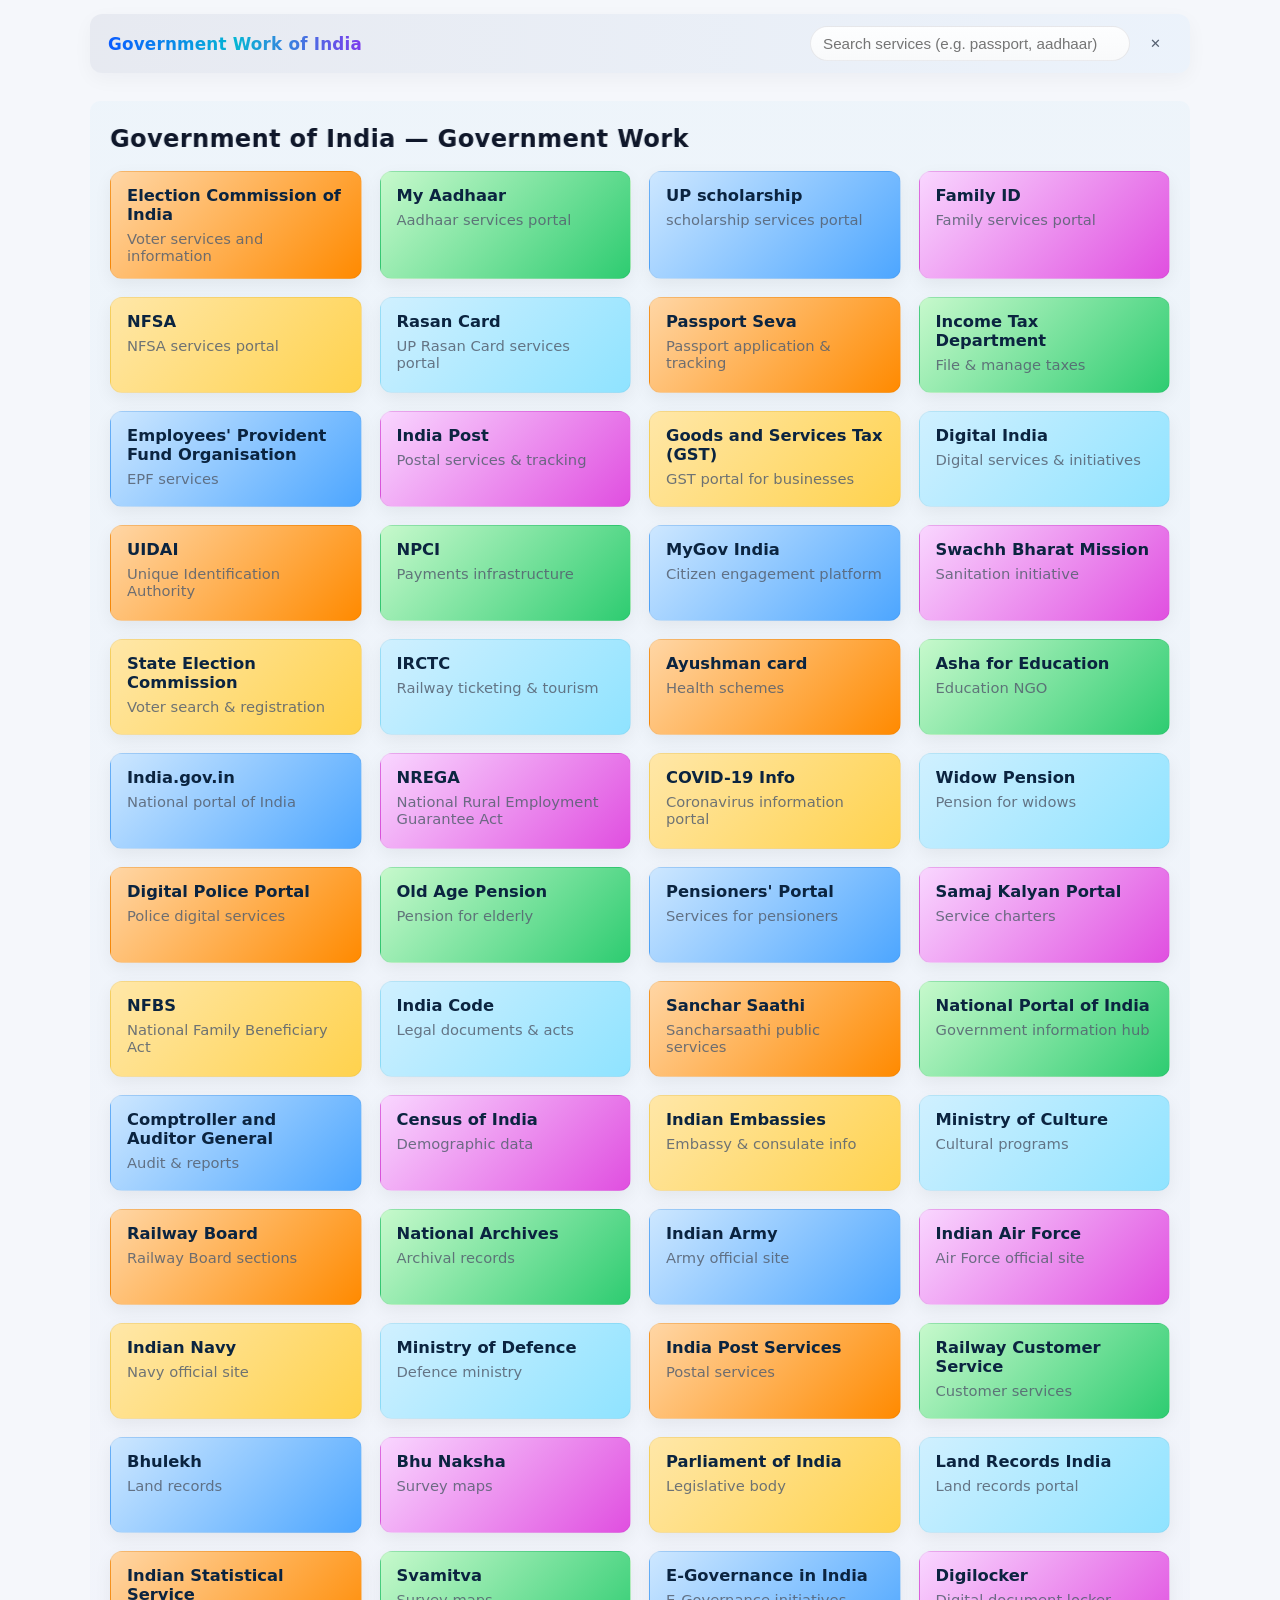
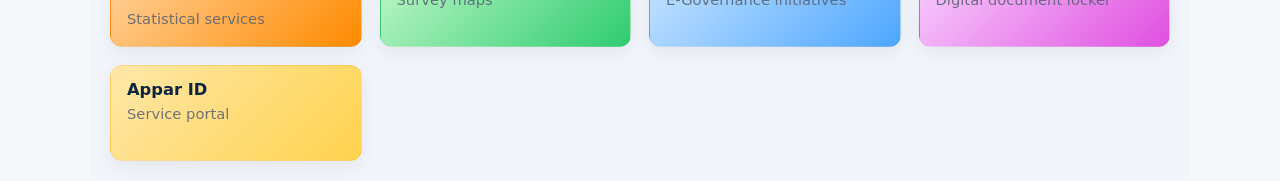
<file: index.html>
<!DOCTYPE html>
<html lang="en">
<head>
    <meta charset="UTF-8">
    <meta name="viewport" content="width=device-width, initial-scale=1.0">
    <script async src="https://pagead2.googlesyndication.com/pagead/js/adsbygoogle.js?client=ca-pub-8651143024942612"
     crossorigin="anonymous"></script>
    <title>Government Work</title>
    <link rel="stylesheet" href="Gov.css">
</head>
<body>
    <nav class="site-nav" aria-label="Main navigation">
        <div class="brand">Government Work of India</div>

        <form id="searchForm" class="search-form" role="search" onsubmit="return false;">
            <input id="searchInput" type="search" placeholder="Search services (e.g. passport, aadhaar)" aria-label="Search services">
            <button id="clearBtn" type="button" aria-label="Clear search">✕</button>
        </form>
    </nav>

    <div class="page">
        <h1 class="page-title">
            <span class="marquee-wrapper">
                <span class="moving-header">Government of India — Government Work</span>
            </span>
        </h1>

        <div class="topics-grid">
            <a class="card" href="https://voters.eci.gov.in/" target="_blank" rel="noopener">
                <div class="card-body"><h3 class="card-title">Election Commission of India</h3><p class="card-sub">Voter services and information</p></div>
            </a>

            <a class="card" href="https://myaadhaar.uidai.gov.in/" target="_blank" rel="noopener">
                <div class="card-body"><h3 class="card-title">My Aadhaar</h3><p class="card-sub">Aadhaar services portal</p></div>
            </a>

             <a class="card" href="https://scholarship.up.gov.in/index.aspx" target="_blank" rel="noopener">
                <div class="card-body"><h3 class="card-title">UP scholarship</h3><p class="card-sub">scholarship services portal</p></div>
            </a>

             <a class="card" href="https://familyid.up.gov.in/portal/signin.aspx" target="_blank" rel="noopener">
                <div class="card-body"><h3 class="card-title">Family ID</h3><p class="card-sub">Family services portal</p></div>
            </a>

             <a class="card" href="https://nfsa.gov.in/" target="_blank" rel="noopener">
                <div class="card-body"><h3 class="card-title">NFSA</h3><p class="card-sub">NFSA services portal</p></div>
            </a>

            <a class="card" href="https://fcs.up.gov.in/" target="_blank" rel="noopener">
                <div class="card-body"><h3 class="card-title">Rasan Card</h3><p class="card-sub">UP Rasan Card services portal</p></div>
            </a>

            <a class="card" href="https://passportindia.gov.in/" target="_blank" rel="noopener">
                <div class="card-body"><h3 class="card-title">Passport Seva</h3><p class="card-sub">Passport application & tracking</p></div>
            </a>

            <a class="card" href="https://www.incometax.gov.in/iec/foportal/" target="_blank" rel="noopener">
                <div class="card-body"><h3 class="card-title">Income Tax Department</h3><p class="card-sub">File & manage taxes</p></div>
            </a>

            <a class="card" href="https://www.epfindia.gov.in/site_en/index.php" target="_blank" rel="noopener">
                <div class="card-body"><h3 class="card-title">Employees' Provident Fund Organisation</h3><p class="card-sub">EPF services</p></div>
            </a>

            <a class="card" href="https://www.indiapost.gov.in/" target="_blank" rel="noopener">
                <div class="card-body"><h3 class="card-title">India Post</h3><p class="card-sub">Postal services & tracking</p></div>
            </a>

            <a class="card" href="https://www.gst.gov.in/" target="_blank" rel="noopener">
                <div class="card-body"><h3 class="card-title">Goods and Services Tax (GST)</h3><p class="card-sub">GST portal for businesses</p></div>
            </a>

            <a class="card" href="https://www.digitalindia.gov.in/" target="_blank" rel="noopener">
                <div class="card-body"><h3 class="card-title">Digital India</h3><p class="card-sub">Digital services & initiatives</p></div>
            </a>

            <a class="card" href="https://www.uidai.gov.in/" target="_blank" rel="noopener">
                <div class="card-body"><h3 class="card-title">UIDAI</h3><p class="card-sub">Unique Identification Authority</p></div>
            </a>

            <a class="card" href="https://www.npci.org.in/" target="_blank" rel="noopener">
                <div class="card-body"><h3 class="card-title">NPCI</h3><p class="card-sub">Payments infrastructure</p></div>
            </a>

            <a class="card" href="https://www.mygov.in/" target="_blank" rel="noopener">
                <div class="card-body"><h3 class="card-title">MyGov India</h3><p class="card-sub">Citizen engagement platform</p></div>
            </a>

            <a class="card" href="https://www.swachhbharatmission.gov.in/" target="_blank" rel="noopener">
                <div class="card-body"><h3 class="card-title">Swachh Bharat Mission</h3><p class="card-sub">Sanitation initiative</p></div>
            </a>

            <a class="card" href="https://sec.up.nic.in/site/PRIVoterSearch.aspx" target="_blank" rel="noopener">
                <div class="card-body"><h3 class="card-title">State Election Commission</h3><p class="card-sub">Voter search & registration</p></div>
            </a>

            <a class="card" href="https://www.irctc.co.in/" target="_blank" rel="noopener">
                <div class="card-body"><h3 class="card-title">IRCTC</h3><p class="card-sub">Railway ticketing & tourism</p></div>
            </a>

            <a class="card" href="https://beneficiary.nha.gov.in/" target="_blank" rel="noopener">
                <div class="card-body"><h3 class="card-title"> Ayushman card </h3><p class="card-sub">Health schemes</p></div>
            </a>

            <a class="card" href="https://www.ashanet.org/" target="_blank" rel="noopener">
                <div class="card-body"><h3 class="card-title">Asha for Education</h3><p class="card-sub">Education NGO</p></div>
            </a>

            <a class="card" href="https://www.india.gov.in/" target="_blank" rel="noopener">
                <div class="card-body"><h3 class="card-title">India.gov.in</h3><p class="card-sub">National portal of India</p></div>
            </a>

            <a class="card" href="https://nreganarep.nic.in/netnrega/dpc_sms_new.aspx?lflag=eng&page=s&short_name=UP&state_name=UTTAR%20PRADESH&state_code=31&fin_year=2023-2024&source=national&Digest=1DOASZjYX+E2aCIKm3jhIw" target="_blank" rel="noopener">
                <div class="card-body"><h3 class="card-title">NREGA</h3><p class="card-sub">National Rural Employment Guarantee Act</p></div>
            </a>

            <a class="card" href="https://www.mygov.in/covid-19/" target="_blank" rel="noopener">
                <div class="card-body"><h3 class="card-title">COVID-19 Info</h3><p class="card-sub">Coronavirus information portal</p></div>
            </a>

            <a class="card" href="https://sspy-up.gov.in/reportnew/DWReport.aspx?s=WidowPension_2526" target="_blank" rel="noopener">
                <div class="card-body"><h3 class="card-title">Widow Pension</h3><p class="card-sub">Pension for widows</p></div>
            </a>

            <a class="card" href="https://www.digitalpolice.gov.in/" target="_blank" rel="noopener">
                <div class="card-body"><h3 class="card-title">Digital Police Portal</h3><p class="card-sub">Police digital services</p></div>
            </a>

            <a class="card" href="https://sspy-up.gov.in/reportnew/DWReport.aspx?s=OldAgePension_2526" target="_blank" rel="noopener">
                <div class="card-body"><h3 class="card-title">Old Age Pension</h3><p class="card-sub">Pension for elderly</p></div>
            </a>

            <a class="card" href="https://pensionersportal.gov.in/Mscheme.aspx" target="_blank" rel="noopener">
                <div class="card-body"><h3 class="card-title">Pensioners' Portal</h3><p class="card-sub">Services for pensioners</p></div>
            </a>

            <a class="card" href="https://samajkalyan.up.gov.in/en" target="_blank" rel="noopener">
                <div class="card-body"><h3 class="card-title">Samaj Kalyan Portal</h3><p class="card-sub">Service charters</p></div>
            </a>

            <a class="card" href="https://nfbs.upsdc.gov.in/NFBS2022_23/index.aspx" target="_blank" rel="noopener">
                <div class="card-body"><h3 class="card-title">NFBS</h3><p class="card-sub">National Family Beneficiary Act</p></div>
            </a>

            <a class="card" href="https://www.indiacode.nic.in/" target="_blank" rel="noopener">
                <div class="card-body"><h3 class="card-title">India Code</h3><p class="card-sub">Legal documents & acts</p></div>
            </a>

            <a class="card" href="https://sancharsaathi.gov.in/" target="_blank" rel="noopener">
                <div class="card-body"><h3 class="card-title">Sanchar Saathi</h3><p class="card-sub">Sancharsaathi public services</p></div>
            </a>

            <a class="card" href="https://www.nationalportal.gov.in/" target="_blank" rel="noopener">
                <div class="card-body"><h3 class="card-title">National Portal of India</h3><p class="card-sub">Government information hub</p></div>
            </a>

            <a class="card" href="https://www.cag.gov.in/" target="_blank" rel="noopener">
                <div class="card-body"><h3 class="card-title">Comptroller and Auditor General</h3><p class="card-sub">Audit & reports</p></div>
            </a>

            <a class="card" href="https://www.indiacensus.gov.in/" target="_blank" rel="noopener">
                <div class="card-body"><h3 class="card-title">Census of India</h3><p class="card-sub">Demographic data</p></div>
            </a>

            <a class="card" href="https://www.indianembassy.org/" target="_blank" rel="noopener">
                <div class="card-body"><h3 class="card-title">Indian Embassies</h3><p class="card-sub">Embassy & consulate info</p></div>
            </a>

            <a class="card" href="https://www.indiaculture.nic.in/" target="_blank" rel="noopener">
                <div class="card-body"><h3 class="card-title">Ministry of Culture</h3><p class="card-sub">Cultural programs</p></div>
            </a>

            <a class="card" href="https://www.indianrailways.gov.in/railwayboard/view_section.jsp?lang=0&id=0,1,304,366,537" target="_blank" rel="noopener">
                <div class="card-body"><h3 class="card-title">Railway Board</h3><p class="card-sub">Railway Board sections</p></div>
            </a>

            <a class="card" href="https://www.nationalarchives.gov.in/" target="_blank" rel="noopener">
                <div class="card-body"><h3 class="card-title">National Archives</h3><p class="card-sub">Archival records</p></div>
            </a>

            <a class="card" href="https://www.indianarmy.nic.in/" target="_blank" rel="noopener">
                <div class="card-body"><h3 class="card-title">Indian Army</h3><p class="card-sub">Army official site</p></div>
            </a>

            <a class="card" href="https://www.indianairforce.nic.in/" target="_blank" rel="noopener">
                <div class="card-body"><h3 class="card-title">Indian Air Force</h3><p class="card-sub">Air Force official site</p></div>
            </a>

            <a class="card" href="https://www.indiannavy.nic.in/" target="_blank" rel="noopener">
                <div class="card-body"><h3 class="card-title">Indian Navy</h3><p class="card-sub">Navy official site</p></div>
            </a>

            <a class="card" href="https://www.defence.gov.in/" target="_blank" rel="noopener">
                <div class="card-body"><h3 class="card-title">Ministry of Defence</h3><p class="card-sub">Defence ministry</p></div>
            </a>

            <a class="card" href="https://www.indiapost.gov.in/VAS/Pages/IndiaPostHome.aspx" target="_blank" rel="noopener">
                <div class="card-body"><h3 class="card-title">India Post Services</h3><p class="card-sub">Postal services</p></div>
            </a>

            <a class="card" href="https://www.railwaycustomer.gov.in/" target="_blank" rel="noopener">
                <div class="card-body"><h3 class="card-title">Railway Customer Service</h3><p class="card-sub">Customer services</p></div>
            </a>

            <a class="card" href="https://upbhulekh.gov.in/#/home" target="_blank" rel="noopener">
                <div class="card-body"><h3 class="card-title">Bhulekh</h3><p class="card-sub">Land records</p></div>
            </a>

            <a class="card" href="https://upbhunaksha.gov.in/home" target="_blank" rel="noopener">
                <div class="card-body"><h3 class="card-title">Bhu Naksha</h3><p class="card-sub">Survey maps</p></div>
            </a>

            <a class="card" href="https://www.parliamentofindia.nic.in/" target="_blank" rel="noopener">
                <div class="card-body"><h3 class="card-title">Parliament of India</h3><p class="card-sub">Legislative body</p></div>
            </a>

            <a class="card" href="https://www.landrecordsindia.com/" target="_blank" rel="noopener">
                <div class="card-body"><h3 class="card-title">Land Records India</h3><p class="card-sub">Land records portal</p></div>
            </a>

            <a class="card" href="https://www.indianstatisticalservice.gov.in/" target="_blank" rel="noopener">
                <div class="card-body"><h3 class="card-title">Indian Statistical Service</h3><p class="card-sub">Statistical services</p></div>
            </a>

            <a class="card" href="https://svamitva.up.gov.in/" target="_blank" rel="noopener">
                <div class="card-body"><h3 class="card-title">Svamitva</h3><p class="card-sub">Survey maps</p></div>
            </a>

            <a class="card" href="https://www.digitalindia.gov.in/content/e-governance" target="_blank" rel="noopener">
                <div class="card-body"><h3 class="card-title">E-Governance in India</h3><p class="card-sub">E-Governance initiatives</p></div>
            </a>

            <a class="card" href="https://www.digilocker.gov.in/" target="_blank" rel="noopener">
                <div class="card-body"><h3 class="card-title">Digilocker</h3><p class="card-sub">Digital document locker</p></div>
            </a>

            <a class="card" href="https://www.abc.gov.in/" target="_blank" rel="noopener">
                <div class="card-body"><h3 class="card-title">Appar ID</h3><p class="card-sub">Service portal</p></div>
            </a>
        </div>
    </div>
    
        <script>
        (function(){
            const input = document.getElementById('searchInput');
            const clearBtn = document.getElementById('clearBtn');
            const cards = Array.from(document.querySelectorAll('.topics-grid .card'));

            function filterCards(){
                const q = (input.value || '').trim().toLowerCase();
                cards.forEach(card => {
                    const title = (card.querySelector('.card-title')?.textContent || '').toLowerCase();
                    const sub = (card.querySelector('.card-sub')?.textContent || '').toLowerCase();
                    const match = q === '' || title.includes(q) || sub.includes(q);
                    card.style.display = match ? '' : 'none';
                });
            }

            input && input.addEventListener('input', filterCards);
            clearBtn && clearBtn.addEventListener('click', ()=>{ if(input){input.value=''; input.focus(); filterCards();} });
        })();
        </script>

    
</body>
</html>
</file>
<file: Gov.css>
/* Gov.css - Card layout for government links */
:root{
	--bg: #f5f7fb;
	--card-bg: #fff;
	--muted: #556070;
	--accent: #0b5cff;
}

*{box-sizing:border-box}
html,body{height:100%}
body{
	margin:0;
	font-family: Inter, system-ui, -apple-system, 'Segoe UI', Roboto, 'Helvetica Neue', Arial;
	background: var(--bg);
	color: #111827;
	-webkit-font-smoothing:antialiased;
	-moz-osx-font-smoothing:grayscale;
}

.page {
	max-width:1100px;
	margin:28px auto;
	padding:20px;
}

/* Top navigation */
.site-nav{
	display:flex;
	align-items:center;
	justify-content:space-between;
	gap:12px;
	padding:12px 18px;
	background: linear-gradient(90deg, rgba(6,21,80,0.06), rgba(6,133,255,0.04));
	border-radius:12px;
	margin:14px auto 8px auto;
	max-width:1100px;
	box-shadow: 0 6px 20px rgba(11,22,44,0.04);
}

.brand{
	font-weight:800;
	font-size:1.05rem;
	letter-spacing:0.2px;
	/* colorful gradient text */
	background: linear-gradient(90deg,#0b5cff,#06b6d4,#7c3aed);
	-webkit-background-clip: text;
	background-clip: text;
	color: transparent;
}

.search-form{
	display:flex;
	align-items:center;
	gap:8px;
}

.search-form input[type="search"]{
	width:320px;
	max-width:50vw;
	padding:8px 12px;
	border-radius:999px;
	border:1px solid rgba(15,23,42,0.08);
	background: linear-gradient(180deg, rgba(255,255,255,0.9), rgba(250,250,250,0.9));
	font-size:0.95rem;
	transition: box-shadow 160ms, border-color 160ms;
}

.search-form input[type="search"]:focus{
	outline:none;
	border-color: rgba(11,92,255,0.95);
	box-shadow: 0 6px 18px rgba(11,92,255,0.08);
}

.search-form button{
	appearance:none;
	border:0;
	background:transparent;
	width:34px;
	height:34px;
	border-radius:8px;
	display:flex;
	align-items:center;
	justify-content:center;
	cursor:pointer;
	color:var(--muted);
}

.search-form button:hover{ color: #111827 }

@media (max-width:640px){
	.search-form input[type="search"]{ width:180px; }
	.site-nav{ padding:10px 12px }
}

/* Subtle page background */
.page{
	background: linear-gradient(180deg, rgba(14,165,233,0.03), rgba(99,102,241,0.02));
	border-radius: 10px;
}

h1{
	margin:0 0 18px 0;
	font-size:1.6rem;
	color: #0f172a;
}

/* Grid container for topic cards */
.topics-grid {
	display: grid;
	grid-template-columns: repeat(auto-fit, minmax(240px, 1fr));
	gap: 18px;
	margin-top: 14px;
}

/* Card base (anchor is the whole card) */
.card {
	display: block;
	background: var(--card-bg);
	border-radius: 12px;
	overflow: hidden;
	box-shadow: 0 6px 18px rgba(13,18,25,0.06);
	transition: transform 220ms cubic-bezier(.2,.9,.2,1), box-shadow 220ms, border 220ms;
	text-decoration: none;
	color: inherit;
	min-height: 96px;
	border: 1px solid rgba(15,23,42,0.04);
}

.card:focus{outline:none}
.card:focus-visible{
	box-shadow: 0 10px 30px rgba(11,92,255,0.12);
	transform: translateY(-6px);
}

.card:hover{
	transform: translateY(-8px);
	box-shadow: 0 20px 48px rgba(13,18,25,0.12);
}

/* Colorful card backgrounds via CSS variables and nth-child cycling */
.topics-grid .card{
	--card-bg: linear-gradient(180deg,#ffffff,#ffffff);
	--card-bg-hover: linear-gradient(180deg,#f3f4f6,#e5e7eb);
	--card-color: #0b2440;
	--card-color-hover: #ffffff;
	background: var(--card-bg);
	color: var(--card-color);
	transition: transform 220ms cubic-bezier(.2,.9,.2,1), box-shadow 220ms, background 300ms ease, color 300ms ease;
}

.topics-grid .card:hover{
	background: var(--card-bg-hover);
	color: var(--card-color-hover);
}

/* Make subtitle follow the current color but slightly muted */
.card-sub{ color: currentColor; opacity: 0.85; }

/* define a palette of 6 colorful variants that cycle */
.topics-grid .card:nth-child(6n+1){ --card-bg: linear-gradient(135deg,#ffd6a5,#ff8a00); --card-bg-hover: linear-gradient(135deg,#ff8a00,#d86200); --card-color: #0d1724; --card-color-hover:#fff }
.topics-grid .card:nth-child(6n+2){ --card-bg: linear-gradient(135deg,#c7f9cc,#2ecc71); --card-bg-hover: linear-gradient(135deg,#2ecc71,#1e9b4a); --card-color:#07211a; --card-color-hover:#fff }
.topics-grid .card:nth-child(6n+3){ --card-bg: linear-gradient(135deg,#cde7ff,#4da6ff); --card-bg-hover: linear-gradient(135deg,#4da6ff,#1f7fe0); --card-color:#05203a; --card-color-hover:#fff }
.topics-grid .card:nth-child(6n+4){ --card-bg: linear-gradient(135deg,#f9d6ff,#e04fe0); --card-bg-hover: linear-gradient(135deg,#e04fe0,#9b18a8); --card-color:#2a0533; --card-color-hover:#fff }
.topics-grid .card:nth-child(6n+5){ --card-bg: linear-gradient(135deg,#ffe7a8,#ffd24d); --card-bg-hover: linear-gradient(135deg,#ffd24d,#ffb300); --card-color:#2b1b00; --card-color-hover:#fff }
.topics-grid .card:nth-child(6n+6){ --card-bg: linear-gradient(135deg,#d0f0ff,#8fe3ff); --card-bg-hover: linear-gradient(135deg,#8fe3ff,#39c0ff); --card-color:#052933; --card-color-hover:#fff }

/* stronger hover lift when colorful */
.topics-grid .card:hover{ transform: translateY(-12px) scale(1.015); box-shadow: 0 26px 64px rgba(7,10,25,0.16); }

@media (prefers-reduced-motion: reduce){
	.topics-grid .card, .moving-header{ animation:none; transition:none }
}

.card-body{
	padding:14px 16px;
	display:flex;
	flex-direction:column;
	gap:6px;
}

.card-title{
	margin:0;
	font-size:1.02rem;
	font-weight:600;
	color:#0b2440;
}

.card-sub{
	margin:0;
	font-size:0.92rem;
	color:var(--muted);
}

.card-meta{
	margin-top:8px;
	display:flex;
	gap:8px;
	align-items:center;
	font-size:0.85rem;
	color:var(--muted);
}

/* small screens */
@media (max-width:420px){
	.page{padding:12px}
	.topics-grid{gap:12px}
}

/* Optional: make links clearly separated when printed */
@media print{.card{box-shadow:none;border:1px solid #ddd}}

/* ---------- Moving, color-changing header ---------- */
.page-title{margin:0 0 8px 0}
.marquee-wrapper{
	overflow:hidden;
	display:block;
	width:100%;
}

.moving-header{
	display:inline-block;
	white-space:nowrap;
	font-size:1.5rem;
	font-weight:700;
	letter-spacing:0.4px;
	padding:4px 0;
	will-change:transform,color;
	/* Alternate slide left-to-right and back, with color shifting */
	animation: slideX 6s ease-in-out infinite alternate, colorShift 6s linear infinite;
}

/* Slide from left to right, then back (alternate) */
@keyframes slideX{
	0%   { transform: translateX(-100%); }
	100% { transform: translateX(100%); }
}

@keyframes colorShift{
	0%   { color: #0b5cff; }
	25%  { color: #0bbf6b; }
	50%  { color: #ff8a00; }
	75%  { color: #e11d48; }
	100% { color: #6b21a8; }
}

/* Respect users who prefer reduced motion */
@media (prefers-reduced-motion: reduce){
	.moving-header{ animation: colorShift 6s linear infinite; }
}
</file>
